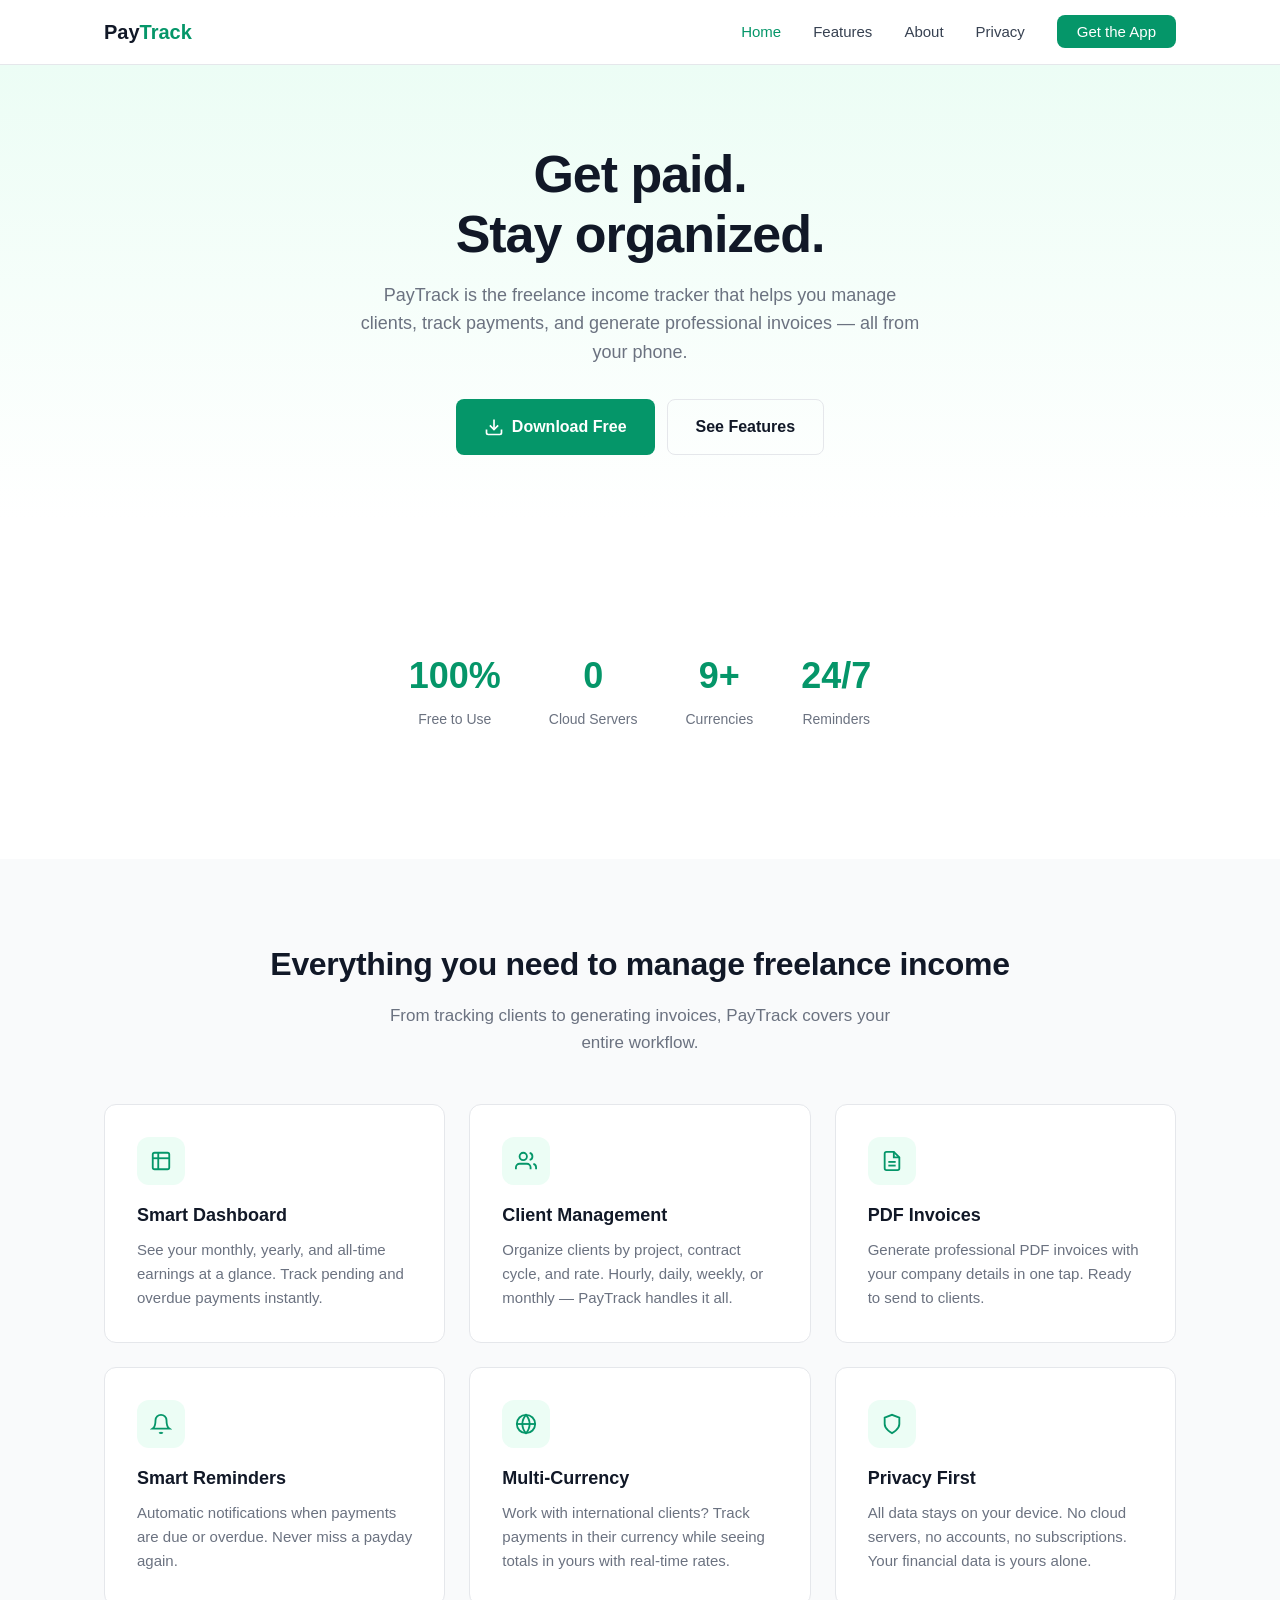
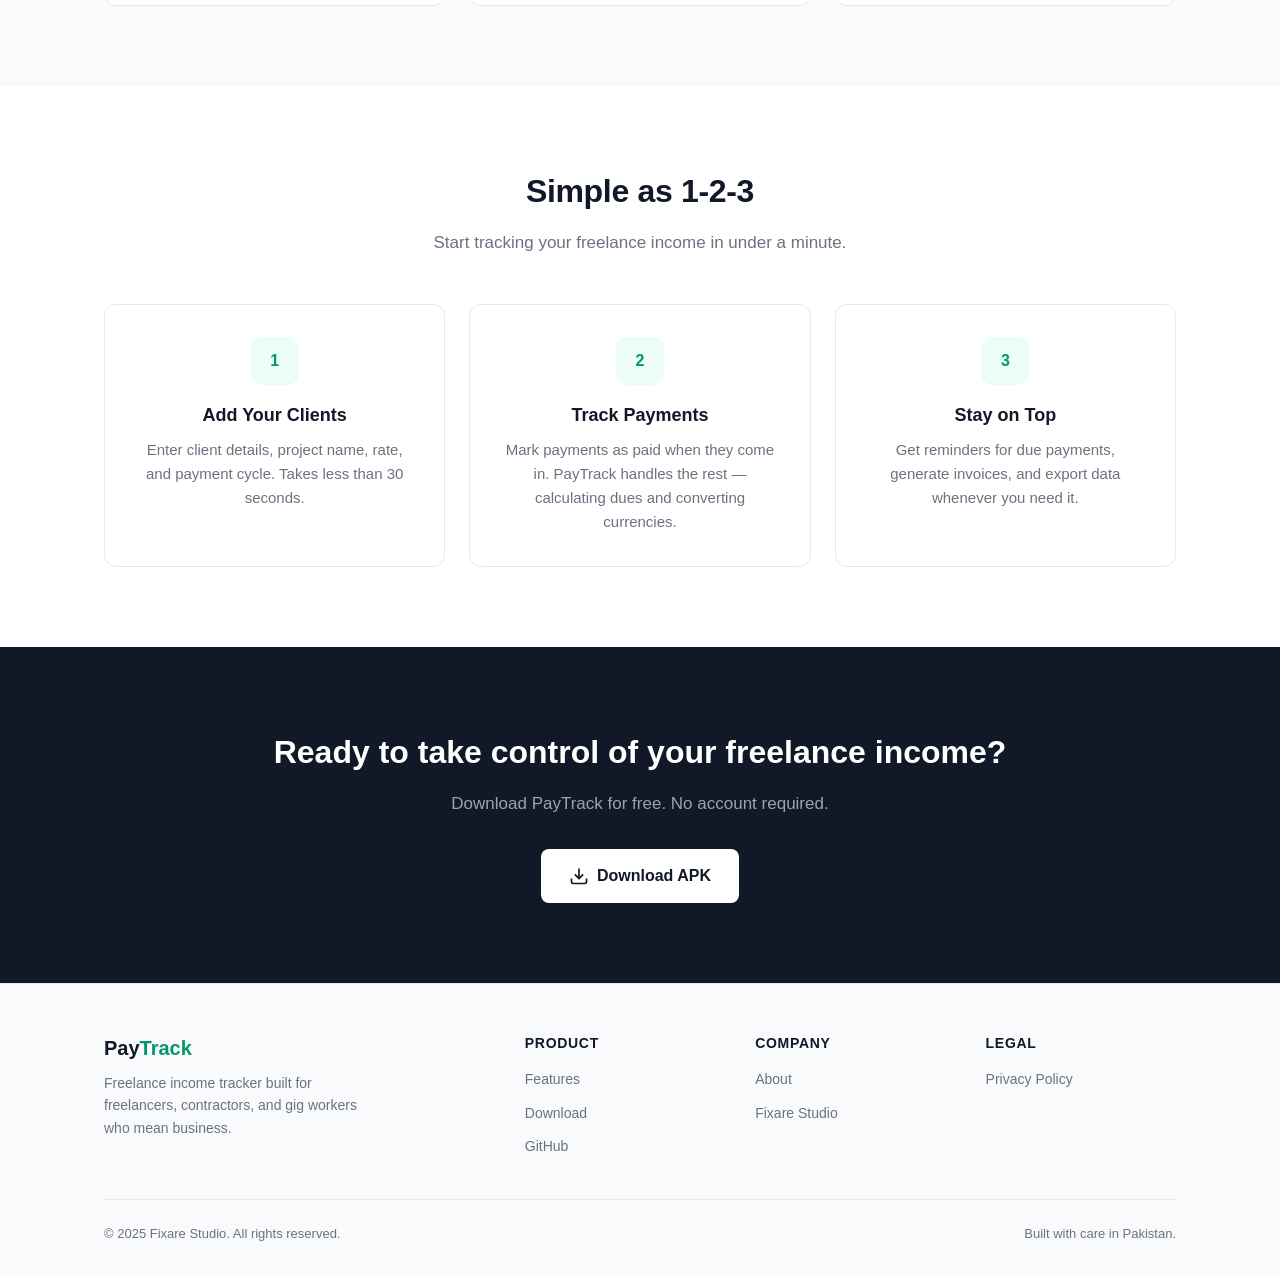
<file: docs/index.html>
<!DOCTYPE html>
<html lang="en">
<head>
  <meta charset="UTF-8">
  <meta name="viewport" content="width=device-width, initial-scale=1.0">
  <title>PayTrack — Freelance Income Tracker | Get Paid, Stay Organized</title>
  <meta name="description" content="PayTrack helps freelancers and contractors track clients, manage invoices, and never miss a payment. Multi-currency support, automated reminders, and privacy-first design.">
  <meta name="keywords" content="freelance tracker, income tracker, invoice app, payment tracker, freelancer app, contract tracker">
  <meta name="author" content="Fixare Studio">
  <meta name="robots" content="index, follow">
  <link rel="canonical" href="https://paytrack.fixare.studio/">

  <!-- Open Graph -->
  <meta property="og:type" content="website">
  <meta property="og:url" content="https://paytrack.fixare.studio/">
  <meta property="og:title" content="PayTrack — Freelance Income Tracker">
  <meta property="og:description" content="Track clients, manage invoices, and never miss a payment. Built for freelancers who mean business.">
  <meta property="og:site_name" content="PayTrack">
  <meta property="og:image" content="https://paytrack.fixare.studio/og-image.png">

  <!-- Twitter -->
  <meta name="twitter:card" content="summary_large_image">
  <meta name="twitter:title" content="PayTrack — Freelance Income Tracker">
  <meta name="twitter:description" content="Track clients, manage invoices, and never miss a payment. Built for freelancers who mean business.">

  <link rel="stylesheet" href="style.css">

  <script type="application/ld+json">
  {
    "@context": "https://schema.org",
    "@type": "SoftwareApplication",
    "name": "PayTrack",
    "operatingSystem": "Android",
    "applicationCategory": "FinanceApplication",
    "offers": { "@type": "Offer", "price": "0", "priceCurrency": "USD" },
    "description": "Freelance income tracker for managing clients, invoices, and payments.",
    "url": "https://paytrack.fixare.studio",
    "author": { "@type": "Organization", "name": "Fixare Studio", "url": "https://fixare.studio" }
  }
  </script>
</head>
<body>

  <!-- Header -->
  <header class="header">
    <div class="container header-inner">
      <a href="/" class="logo">Pay<span>Track</span></a>
      <nav>
        <ul class="nav" id="nav">
          <li><a href="/" class="active">Home</a></li>
          <li><a href="features.html">Features</a></li>
          <li><a href="about.html">About</a></li>
          <li><a href="privacy.html">Privacy</a></li>
          <li><a href="#download" class="nav-cta">Get the App</a></li>
        </ul>
      </nav>
      <button class="menu-toggle" id="menuToggle" aria-label="Toggle menu">
        <span></span><span></span><span></span>
      </button>
    </div>
  </header>

  <!-- Hero -->
  <section class="hero">
    <div class="container">
      <h1>Get paid.<br>Stay organized.</h1>
      <p>PayTrack is the freelance income tracker that helps you manage clients, track payments, and generate professional invoices — all from your phone.</p>
      <div class="hero-actions">
        <a href="#download" class="btn btn-primary">
          <svg width="20" height="20" viewBox="0 0 24 24" fill="none" stroke="currentColor" stroke-width="2"><path d="M21 15v4a2 2 0 0 1-2 2H5a2 2 0 0 1-2-2v-4"/><polyline points="7 10 12 15 17 10"/><line x1="12" y1="15" x2="12" y2="3"/></svg>
          Download Free
        </a>
        <a href="features.html" class="btn btn-outline">See Features</a>
      </div>
    </div>
  </section>

  <!-- Stats -->
  <section class="section">
    <div class="container">
      <div class="stats">
        <div class="stat">
          <div class="stat-value">100%</div>
          <div class="stat-label">Free to Use</div>
        </div>
        <div class="stat">
          <div class="stat-value">0</div>
          <div class="stat-label">Cloud Servers</div>
        </div>
        <div class="stat">
          <div class="stat-value">9+</div>
          <div class="stat-label">Currencies</div>
        </div>
        <div class="stat">
          <div class="stat-value">24/7</div>
          <div class="stat-label">Reminders</div>
        </div>
      </div>
    </div>
  </section>

  <!-- Features -->
  <section class="section section-alt">
    <div class="container">
      <div class="section-header">
        <h2>Everything you need to manage freelance income</h2>
        <p>From tracking clients to generating invoices, PayTrack covers your entire workflow.</p>
      </div>
      <div class="features-grid">
        <div class="feature-card">
          <div class="feature-icon">
            <svg width="22" height="22" viewBox="0 0 24 24" fill="none" stroke="currentColor" stroke-width="2"><rect x="3" y="3" width="18" height="18" rx="2"/><path d="M9 3v18"/><path d="M3 9h18"/></svg>
          </div>
          <h3>Smart Dashboard</h3>
          <p>See your monthly, yearly, and all-time earnings at a glance. Track pending and overdue payments instantly.</p>
        </div>
        <div class="feature-card">
          <div class="feature-icon">
            <svg width="22" height="22" viewBox="0 0 24 24" fill="none" stroke="currentColor" stroke-width="2"><path d="M17 21v-2a4 4 0 0 0-4-4H5a4 4 0 0 0-4 4v2"/><circle cx="9" cy="7" r="4"/><path d="M23 21v-2a4 4 0 0 0-3-3.87"/><path d="M16 3.13a4 4 0 0 1 0 7.75"/></svg>
          </div>
          <h3>Client Management</h3>
          <p>Organize clients by project, contract cycle, and rate. Hourly, daily, weekly, or monthly — PayTrack handles it all.</p>
        </div>
        <div class="feature-card">
          <div class="feature-icon">
            <svg width="22" height="22" viewBox="0 0 24 24" fill="none" stroke="currentColor" stroke-width="2"><path d="M14 2H6a2 2 0 0 0-2 2v16a2 2 0 0 0 2 2h12a2 2 0 0 0 2-2V8z"/><polyline points="14 2 14 8 20 8"/><line x1="16" y1="13" x2="8" y2="13"/><line x1="16" y1="17" x2="8" y2="17"/></svg>
          </div>
          <h3>PDF Invoices</h3>
          <p>Generate professional PDF invoices with your company details in one tap. Ready to send to clients.</p>
        </div>
        <div class="feature-card">
          <div class="feature-icon">
            <svg width="22" height="22" viewBox="0 0 24 24" fill="none" stroke="currentColor" stroke-width="2"><path d="M18 8A6 6 0 0 0 6 8c0 7-3 9-3 9h18s-3-2-3-9"/><path d="M13.73 21a2 2 0 0 1-3.46 0"/></svg>
          </div>
          <h3>Smart Reminders</h3>
          <p>Automatic notifications when payments are due or overdue. Never miss a payday again.</p>
        </div>
        <div class="feature-card">
          <div class="feature-icon">
            <svg width="22" height="22" viewBox="0 0 24 24" fill="none" stroke="currentColor" stroke-width="2"><circle cx="12" cy="12" r="10"/><line x1="2" y1="12" x2="22" y2="12"/><path d="M12 2a15.3 15.3 0 0 1 4 10 15.3 15.3 0 0 1-4 10 15.3 15.3 0 0 1-4-10 15.3 15.3 0 0 1 4-10z"/></svg>
          </div>
          <h3>Multi-Currency</h3>
          <p>Work with international clients? Track payments in their currency while seeing totals in yours with real-time rates.</p>
        </div>
        <div class="feature-card">
          <div class="feature-icon">
            <svg width="22" height="22" viewBox="0 0 24 24" fill="none" stroke="currentColor" stroke-width="2"><path d="M12 22s8-4 8-10V5l-8-3-8 3v7c0 6 8 10 8 10z"/></svg>
          </div>
          <h3>Privacy First</h3>
          <p>All data stays on your device. No cloud servers, no accounts, no subscriptions. Your financial data is yours alone.</p>
        </div>
      </div>
    </div>
  </section>

  <!-- How it Works -->
  <section class="section">
    <div class="container">
      <div class="section-header">
        <h2>Simple as 1-2-3</h2>
        <p>Start tracking your freelance income in under a minute.</p>
      </div>
      <div class="features-grid">
        <div class="feature-card" style="text-align:center;">
          <div class="feature-icon" style="margin:0 auto 16px; font-size:16px; font-weight:700;">1</div>
          <h3>Add Your Clients</h3>
          <p>Enter client details, project name, rate, and payment cycle. Takes less than 30 seconds.</p>
        </div>
        <div class="feature-card" style="text-align:center;">
          <div class="feature-icon" style="margin:0 auto 16px; font-size:16px; font-weight:700;">2</div>
          <h3>Track Payments</h3>
          <p>Mark payments as paid when they come in. PayTrack handles the rest — calculating dues and converting currencies.</p>
        </div>
        <div class="feature-card" style="text-align:center;">
          <div class="feature-icon" style="margin:0 auto 16px; font-size:16px; font-weight:700;">3</div>
          <h3>Stay on Top</h3>
          <p>Get reminders for due payments, generate invoices, and export data whenever you need it.</p>
        </div>
      </div>
    </div>
  </section>

  <!-- CTA -->
  <section class="cta-section" id="download">
    <div class="container">
      <h2>Ready to take control of your freelance income?</h2>
      <p>Download PayTrack for free. No account required.</p>
      <a href="https://github.com/Sadaqaty/PayTrack/releases" class="btn btn-white" target="_blank" rel="noopener">
        <svg width="20" height="20" viewBox="0 0 24 24" fill="none" stroke="currentColor" stroke-width="2"><path d="M21 15v4a2 2 0 0 1-2 2H5a2 2 0 0 1-2-2v-4"/><polyline points="7 10 12 15 17 10"/><line x1="12" y1="15" x2="12" y2="3"/></svg>
        Download APK
      </a>
    </div>
  </section>

  <!-- Footer -->
  <footer class="footer">
    <div class="container">
      <div class="footer-grid">
        <div class="footer-brand">
          <div class="logo">Pay<span>Track</span></div>
          <p>Freelance income tracker built for freelancers, contractors, and gig workers who mean business.</p>
        </div>
        <div>
          <h4>Product</h4>
          <ul>
            <li><a href="features.html">Features</a></li>
            <li><a href="#download">Download</a></li>
            <li><a href="https://github.com/Sadaqaty/PayTrack" target="_blank" rel="noopener">GitHub</a></li>
          </ul>
        </div>
        <div>
          <h4>Company</h4>
          <ul>
            <li><a href="about.html">About</a></li>
            <li><a href="https://fixare.studio" target="_blank" rel="noopener">Fixare Studio</a></li>
          </ul>
        </div>
        <div>
          <h4>Legal</h4>
          <ul>
            <li><a href="privacy.html">Privacy Policy</a></li>
          </ul>
        </div>
      </div>
      <div class="footer-bottom">
        <p>&copy; 2025 Fixare Studio. All rights reserved.</p>
        <p>Built with care in Pakistan.</p>
      </div>
    </div>
  </footer>

  <script>
    document.getElementById('menuToggle').addEventListener('click', function() {
      document.getElementById('nav').classList.toggle('open');
    });
  </script>
</body>
</html>
</file>
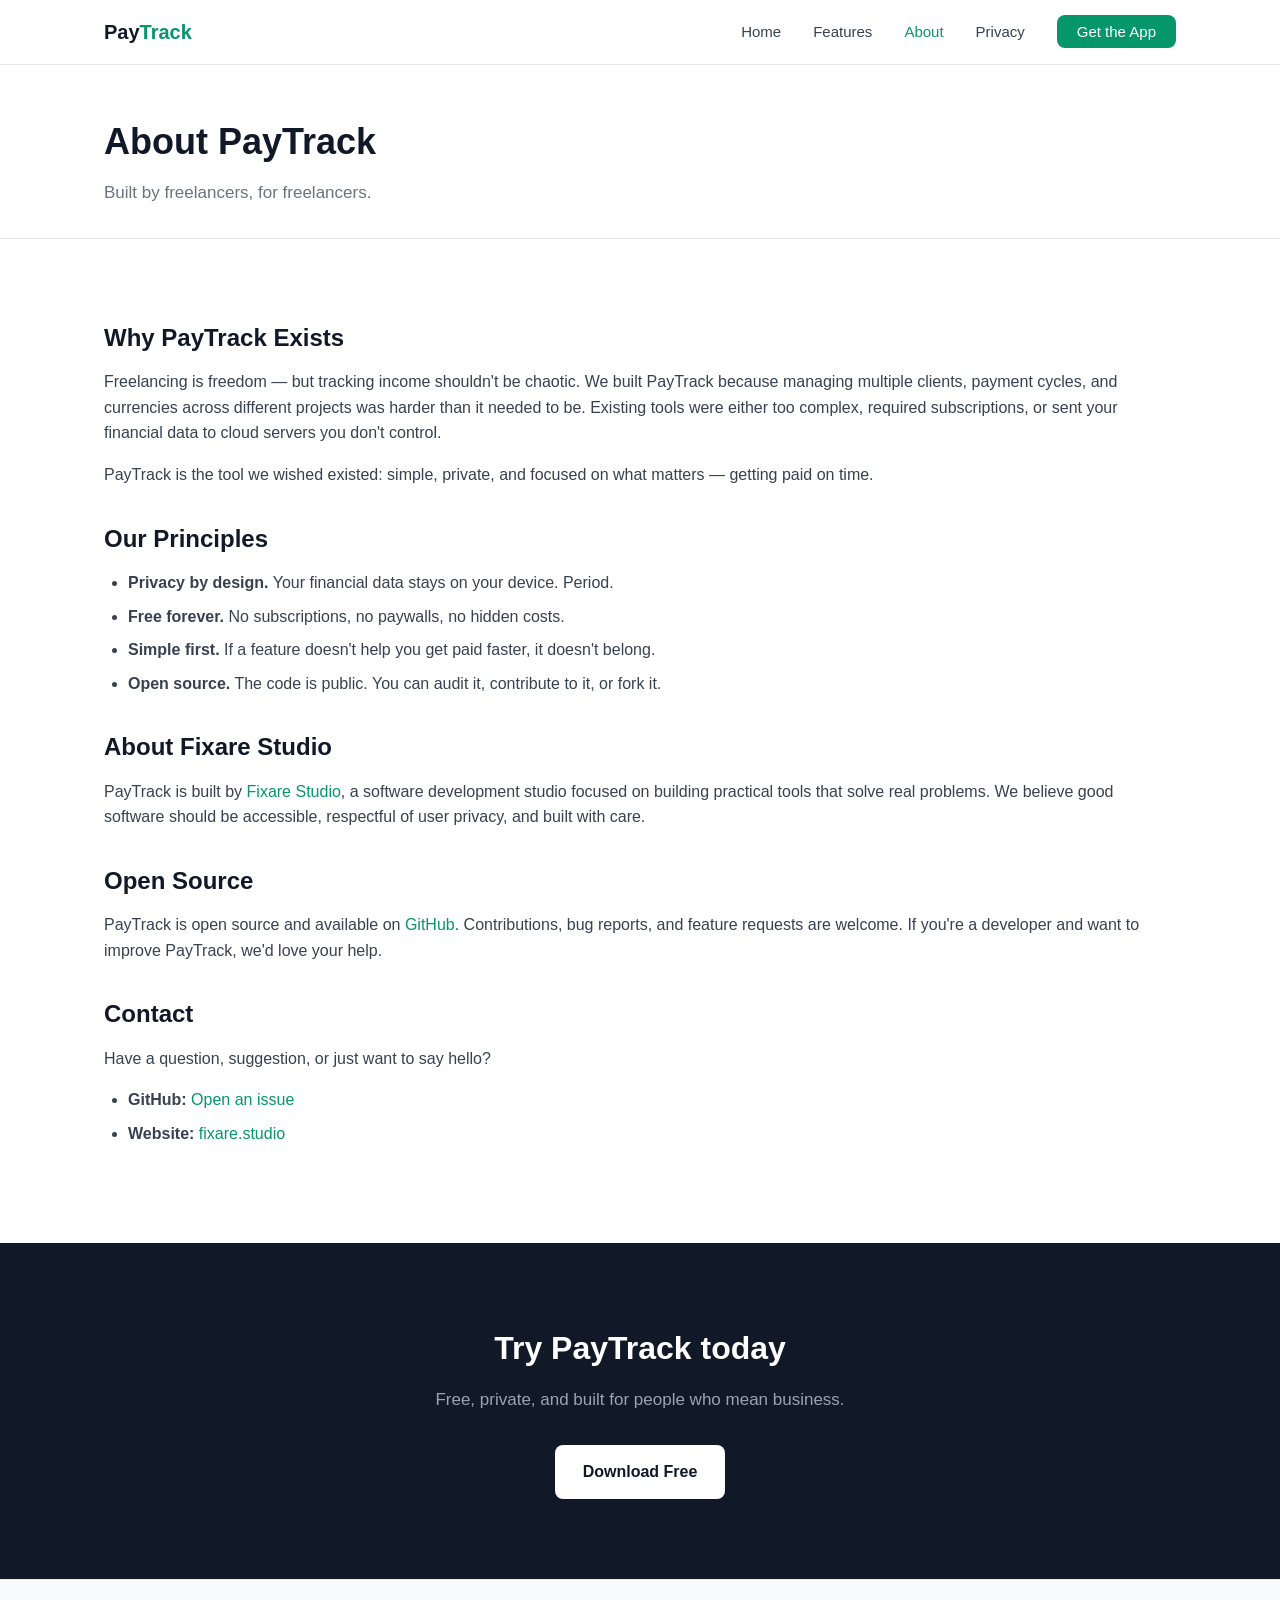
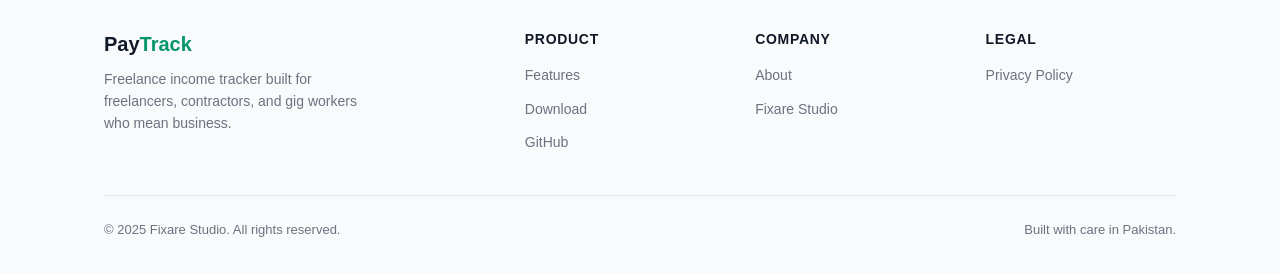
<file: docs/about.html>
<!DOCTYPE html>
<html lang="en">
<head>
  <meta charset="UTF-8">
  <meta name="viewport" content="width=device-width, initial-scale=1.0">
  <title>About — PayTrack | Fixare Studio</title>
  <meta name="description" content="About PayTrack and Fixare Studio. Built by freelancers, for freelancers. Learn about the team behind the app.">
  <meta name="robots" content="index, follow">
  <link rel="canonical" href="https://paytrack.fixare.studio/about.html">
  <meta property="og:type" content="website">
  <meta property="og:url" content="https://paytrack.fixare.studio/about.html">
  <meta property="og:title" content="About — PayTrack | Fixare Studio">
  <meta property="og:description" content="Built by freelancers, for freelancers. Learn about the team behind PayTrack.">
  <link rel="stylesheet" href="style.css">
</head>
<body>

  <header class="header">
    <div class="container header-inner">
      <a href="/" class="logo">Pay<span>Track</span></a>
      <nav>
        <ul class="nav" id="nav">
          <li><a href="/">Home</a></li>
          <li><a href="features.html">Features</a></li>
          <li><a href="about.html" class="active">About</a></li>
          <li><a href="privacy.html">Privacy</a></li>
          <li><a href="/" class="nav-cta">Get the App</a></li>
        </ul>
      </nav>
      <button class="menu-toggle" id="menuToggle" aria-label="Toggle menu">
        <span></span><span></span><span></span>
      </button>
    </div>
  </header>

  <section class="page-header">
    <div class="container">
      <h1>About PayTrack</h1>
      <p>Built by freelancers, for freelancers.</p>
    </div>
  </section>

  <section class="content">
    <div class="container">

      <h2>Why PayTrack Exists</h2>
      <p>Freelancing is freedom — but tracking income shouldn't be chaotic. We built PayTrack because managing multiple clients, payment cycles, and currencies across different projects was harder than it needed to be. Existing tools were either too complex, required subscriptions, or sent your financial data to cloud servers you don't control.</p>
      <p>PayTrack is the tool we wished existed: simple, private, and focused on what matters — getting paid on time.</p>

      <h2>Our Principles</h2>
      <ul>
        <li><strong>Privacy by design.</strong> Your financial data stays on your device. Period.</li>
        <li><strong>Free forever.</strong> No subscriptions, no paywalls, no hidden costs.</li>
        <li><strong>Simple first.</strong> If a feature doesn't help you get paid faster, it doesn't belong.</li>
        <li><strong>Open source.</strong> The code is public. You can audit it, contribute to it, or fork it.</li>
      </ul>

      <h2>About Fixare Studio</h2>
      <p>PayTrack is built by <a href="https://fixare.studio" target="_blank" rel="noopener">Fixare Studio</a>, a software development studio focused on building practical tools that solve real problems. We believe good software should be accessible, respectful of user privacy, and built with care.</p>

      <h2>Open Source</h2>
      <p>PayTrack is open source and available on <a href="https://github.com/Sadaqaty/PayTrack" target="_blank" rel="noopener">GitHub</a>. Contributions, bug reports, and feature requests are welcome. If you're a developer and want to improve PayTrack, we'd love your help.</p>

      <h2>Contact</h2>
      <p>Have a question, suggestion, or just want to say hello?</p>
      <ul>
        <li><strong>GitHub:</strong> <a href="https://github.com/Sadaqaty/PayTrack/issues" target="_blank" rel="noopener">Open an issue</a></li>
        <li><strong>Website:</strong> <a href="https://fixare.studio" target="_blank" rel="noopener">fixare.studio</a></li>
      </ul>

    </div>
  </section>

  <section class="cta-section">
    <div class="container">
      <h2>Try PayTrack today</h2>
      <p>Free, private, and built for people who mean business.</p>
      <a href="/" class="btn btn-white">Download Free</a>
    </div>
  </section>

  <footer class="footer">
    <div class="container">
      <div class="footer-grid">
        <div class="footer-brand">
          <div class="logo">Pay<span>Track</span></div>
          <p>Freelance income tracker built for freelancers, contractors, and gig workers who mean business.</p>
        </div>
        <div>
          <h4>Product</h4>
          <ul>
            <li><a href="features.html">Features</a></li>
            <li><a href="/">Download</a></li>
            <li><a href="https://github.com/Sadaqaty/PayTrack" target="_blank" rel="noopener">GitHub</a></li>
          </ul>
        </div>
        <div>
          <h4>Company</h4>
          <ul>
            <li><a href="about.html">About</a></li>
            <li><a href="https://fixare.studio" target="_blank" rel="noopener">Fixare Studio</a></li>
          </ul>
        </div>
        <div>
          <h4>Legal</h4>
          <ul>
            <li><a href="privacy.html">Privacy Policy</a></li>
          </ul>
        </div>
      </div>
      <div class="footer-bottom">
        <p>&copy; 2025 Fixare Studio. All rights reserved.</p>
        <p>Built with care in Pakistan.</p>
      </div>
    </div>
  </footer>

  <script>
    document.getElementById('menuToggle').addEventListener('click', function() {
      document.getElementById('nav').classList.toggle('open');
    });
  </script>
</body>
</html>
</file>
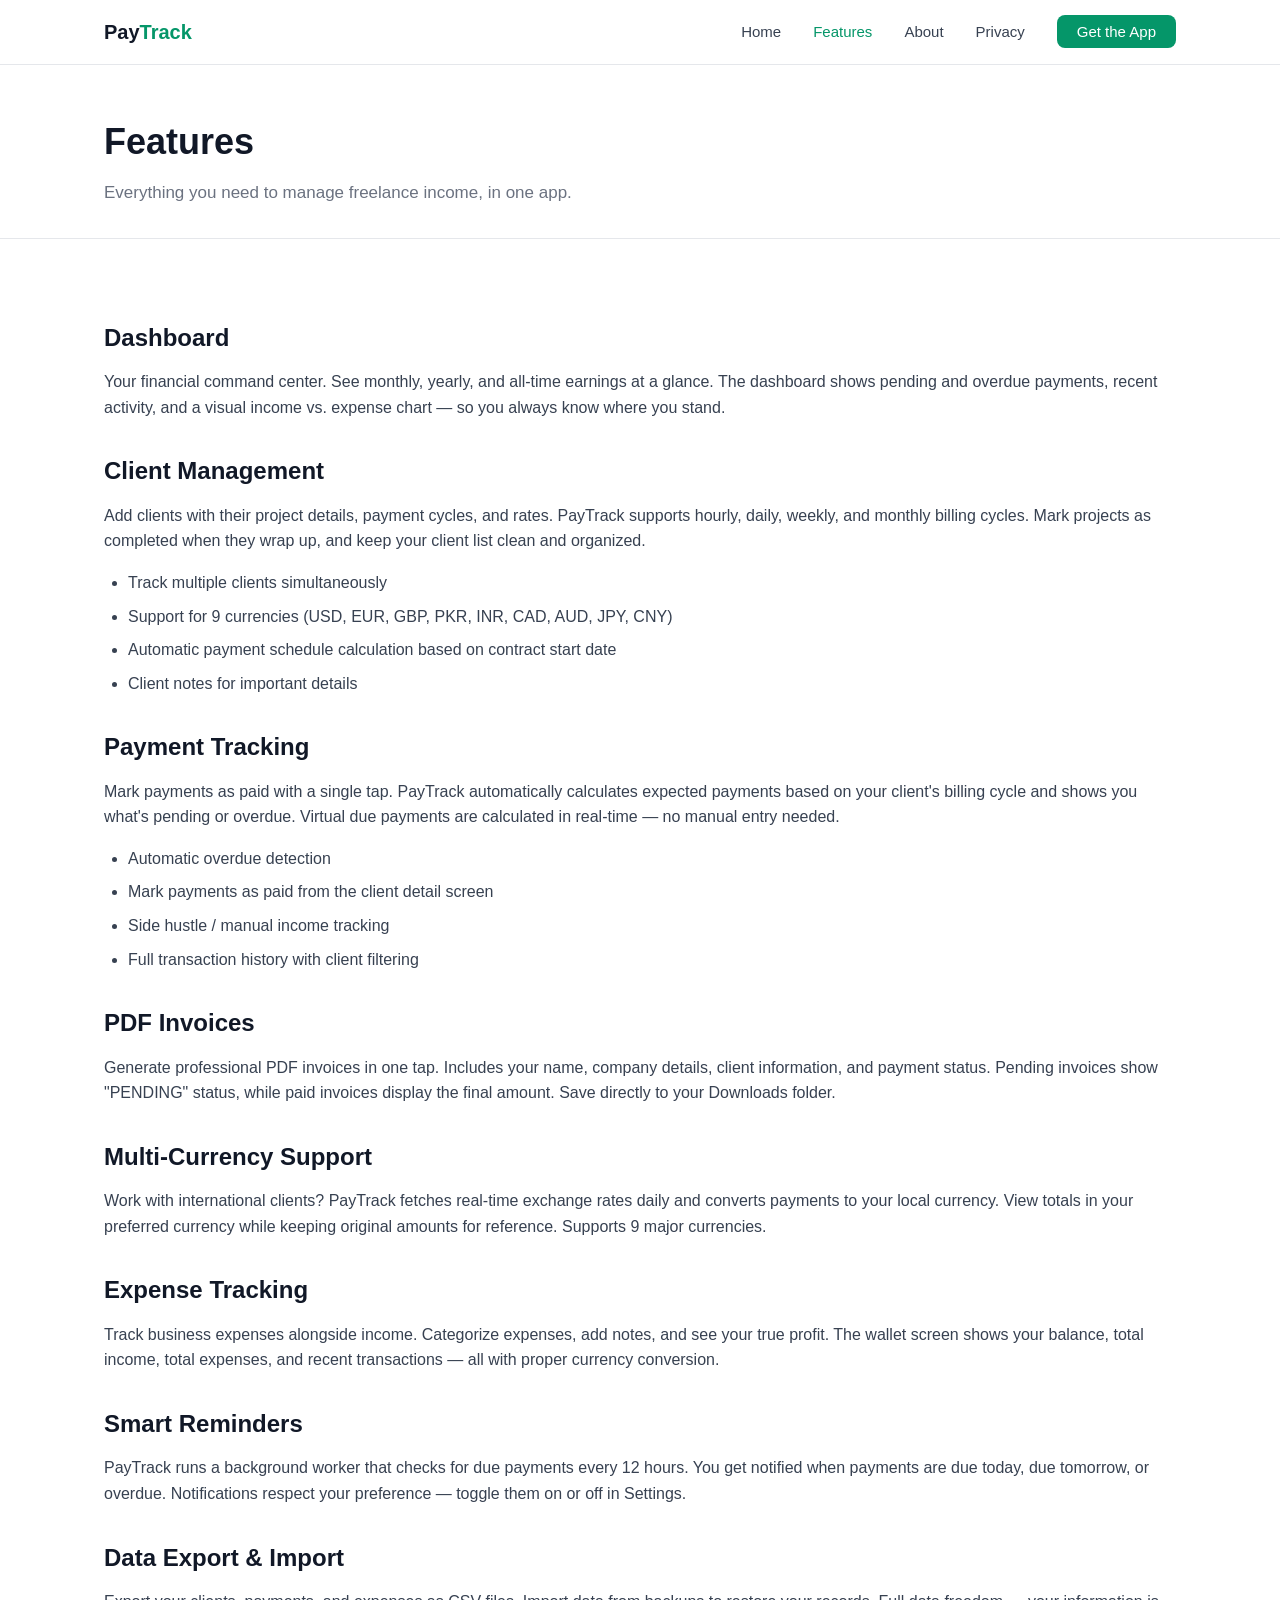
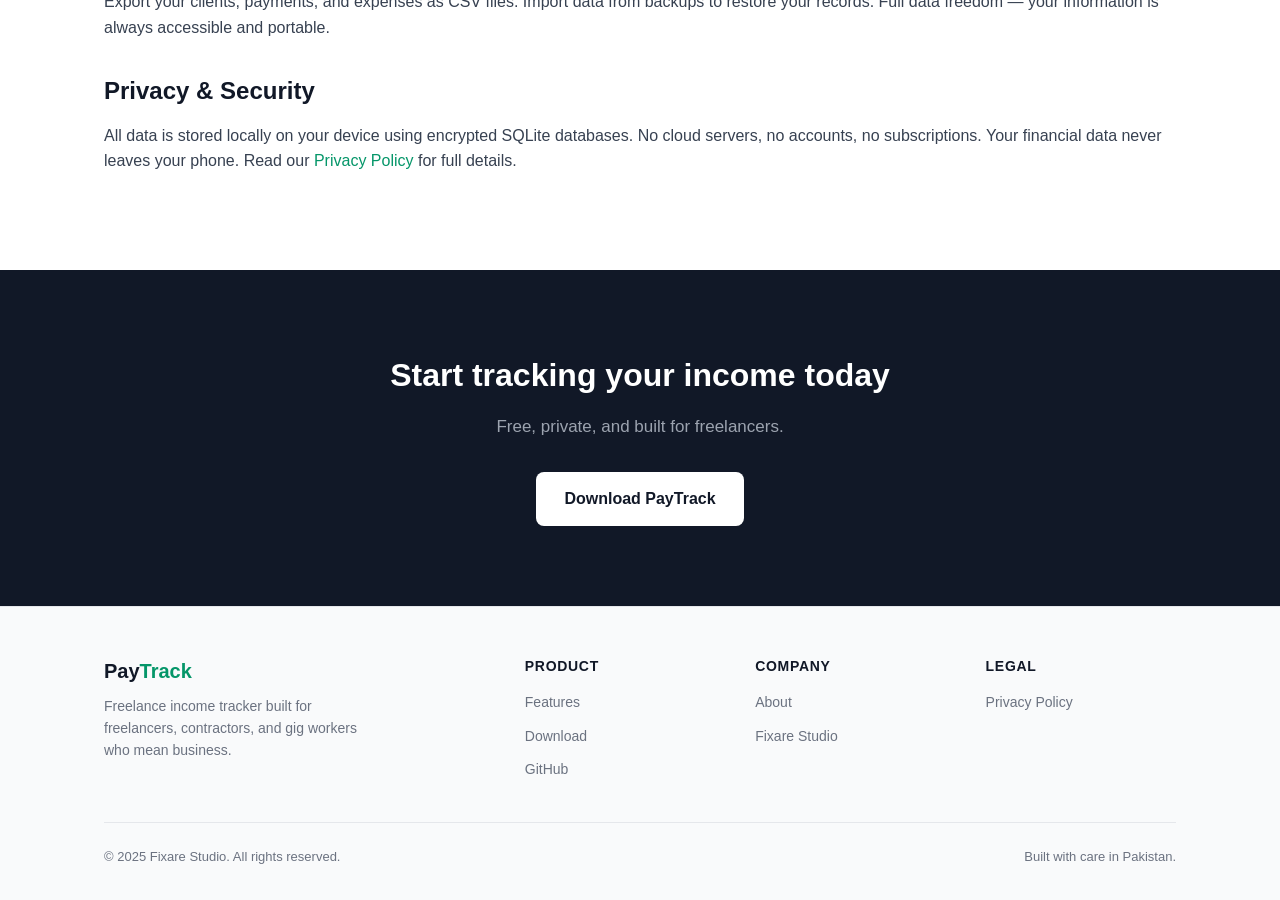
<file: docs/features.html>
<!DOCTYPE html>
<html lang="en">
<head>
  <meta charset="UTF-8">
  <meta name="viewport" content="width=device-width, initial-scale=1.0">
  <title>Features — PayTrack | Freelance Income Tracker</title>
  <meta name="description" content="Explore PayTrack features: smart dashboard, client management, PDF invoices, multi-currency support, automated reminders, expense tracking, and data export.">
  <meta name="robots" content="index, follow">
  <link rel="canonical" href="https://paytrack.fixare.studio/features.html">
  <meta property="og:type" content="website">
  <meta property="og:url" content="https://paytrack.fixare.studio/features.html">
  <meta property="og:title" content="Features — PayTrack">
  <meta property="og:description" content="Smart dashboard, client management, PDF invoices, multi-currency, and more.">
  <link rel="stylesheet" href="style.css">
</head>
<body>

  <header class="header">
    <div class="container header-inner">
      <a href="/" class="logo">Pay<span>Track</span></a>
      <nav>
        <ul class="nav" id="nav">
          <li><a href="/">Home</a></li>
          <li><a href="features.html" class="active">Features</a></li>
          <li><a href="about.html">About</a></li>
          <li><a href="privacy.html">Privacy</a></li>
          <li><a href="/" class="nav-cta">Get the App</a></li>
        </ul>
      </nav>
      <button class="menu-toggle" id="menuToggle" aria-label="Toggle menu">
        <span></span><span></span><span></span>
      </button>
    </div>
  </header>

  <section class="page-header">
    <div class="container">
      <h1>Features</h1>
      <p>Everything you need to manage freelance income, in one app.</p>
    </div>
  </section>

  <section class="content">
    <div class="container">

      <h2>Dashboard</h2>
      <p>Your financial command center. See monthly, yearly, and all-time earnings at a glance. The dashboard shows pending and overdue payments, recent activity, and a visual income vs. expense chart — so you always know where you stand.</p>

      <h2>Client Management</h2>
      <p>Add clients with their project details, payment cycles, and rates. PayTrack supports hourly, daily, weekly, and monthly billing cycles. Mark projects as completed when they wrap up, and keep your client list clean and organized.</p>
      <ul>
        <li>Track multiple clients simultaneously</li>
        <li>Support for 9 currencies (USD, EUR, GBP, PKR, INR, CAD, AUD, JPY, CNY)</li>
        <li>Automatic payment schedule calculation based on contract start date</li>
        <li>Client notes for important details</li>
      </ul>

      <h2>Payment Tracking</h2>
      <p>Mark payments as paid with a single tap. PayTrack automatically calculates expected payments based on your client's billing cycle and shows you what's pending or overdue. Virtual due payments are calculated in real-time — no manual entry needed.</p>
      <ul>
        <li>Automatic overdue detection</li>
        <li>Mark payments as paid from the client detail screen</li>
        <li>Side hustle / manual income tracking</li>
        <li>Full transaction history with client filtering</li>
      </ul>

      <h2>PDF Invoices</h2>
      <p>Generate professional PDF invoices in one tap. Includes your name, company details, client information, and payment status. Pending invoices show "PENDING" status, while paid invoices display the final amount. Save directly to your Downloads folder.</p>

      <h2>Multi-Currency Support</h2>
      <p>Work with international clients? PayTrack fetches real-time exchange rates daily and converts payments to your local currency. View totals in your preferred currency while keeping original amounts for reference. Supports 9 major currencies.</p>

      <h2>Expense Tracking</h2>
      <p>Track business expenses alongside income. Categorize expenses, add notes, and see your true profit. The wallet screen shows your balance, total income, total expenses, and recent transactions — all with proper currency conversion.</p>

      <h2>Smart Reminders</h2>
      <p>PayTrack runs a background worker that checks for due payments every 12 hours. You get notified when payments are due today, due tomorrow, or overdue. Notifications respect your preference — toggle them on or off in Settings.</p>

      <h2>Data Export &amp; Import</h2>
      <p>Export your clients, payments, and expenses as CSV files. Import data from backups to restore your records. Full data freedom — your information is always accessible and portable.</p>

      <h2>Privacy &amp; Security</h2>
      <p>All data is stored locally on your device using encrypted SQLite databases. No cloud servers, no accounts, no subscriptions. Your financial data never leaves your phone. Read our <a href="privacy.html">Privacy Policy</a> for full details.</p>

    </div>
  </section>

  <section class="cta-section">
    <div class="container">
      <h2>Start tracking your income today</h2>
      <p>Free, private, and built for freelancers.</p>
      <a href="/" class="btn btn-white">Download PayTrack</a>
    </div>
  </section>

  <footer class="footer">
    <div class="container">
      <div class="footer-grid">
        <div class="footer-brand">
          <div class="logo">Pay<span>Track</span></div>
          <p>Freelance income tracker built for freelancers, contractors, and gig workers who mean business.</p>
        </div>
        <div>
          <h4>Product</h4>
          <ul>
            <li><a href="features.html">Features</a></li>
            <li><a href="/">Download</a></li>
            <li><a href="https://github.com/Sadaqaty/PayTrack" target="_blank" rel="noopener">GitHub</a></li>
          </ul>
        </div>
        <div>
          <h4>Company</h4>
          <ul>
            <li><a href="about.html">About</a></li>
            <li><a href="https://fixare.studio" target="_blank" rel="noopener">Fixare Studio</a></li>
          </ul>
        </div>
        <div>
          <h4>Legal</h4>
          <ul>
            <li><a href="privacy.html">Privacy Policy</a></li>
          </ul>
        </div>
      </div>
      <div class="footer-bottom">
        <p>&copy; 2025 Fixare Studio. All rights reserved.</p>
        <p>Built with care in Pakistan.</p>
      </div>
    </div>
  </footer>

  <script>
    document.getElementById('menuToggle').addEventListener('click', function() {
      document.getElementById('nav').classList.toggle('open');
    });
  </script>
</body>
</html>
</file>
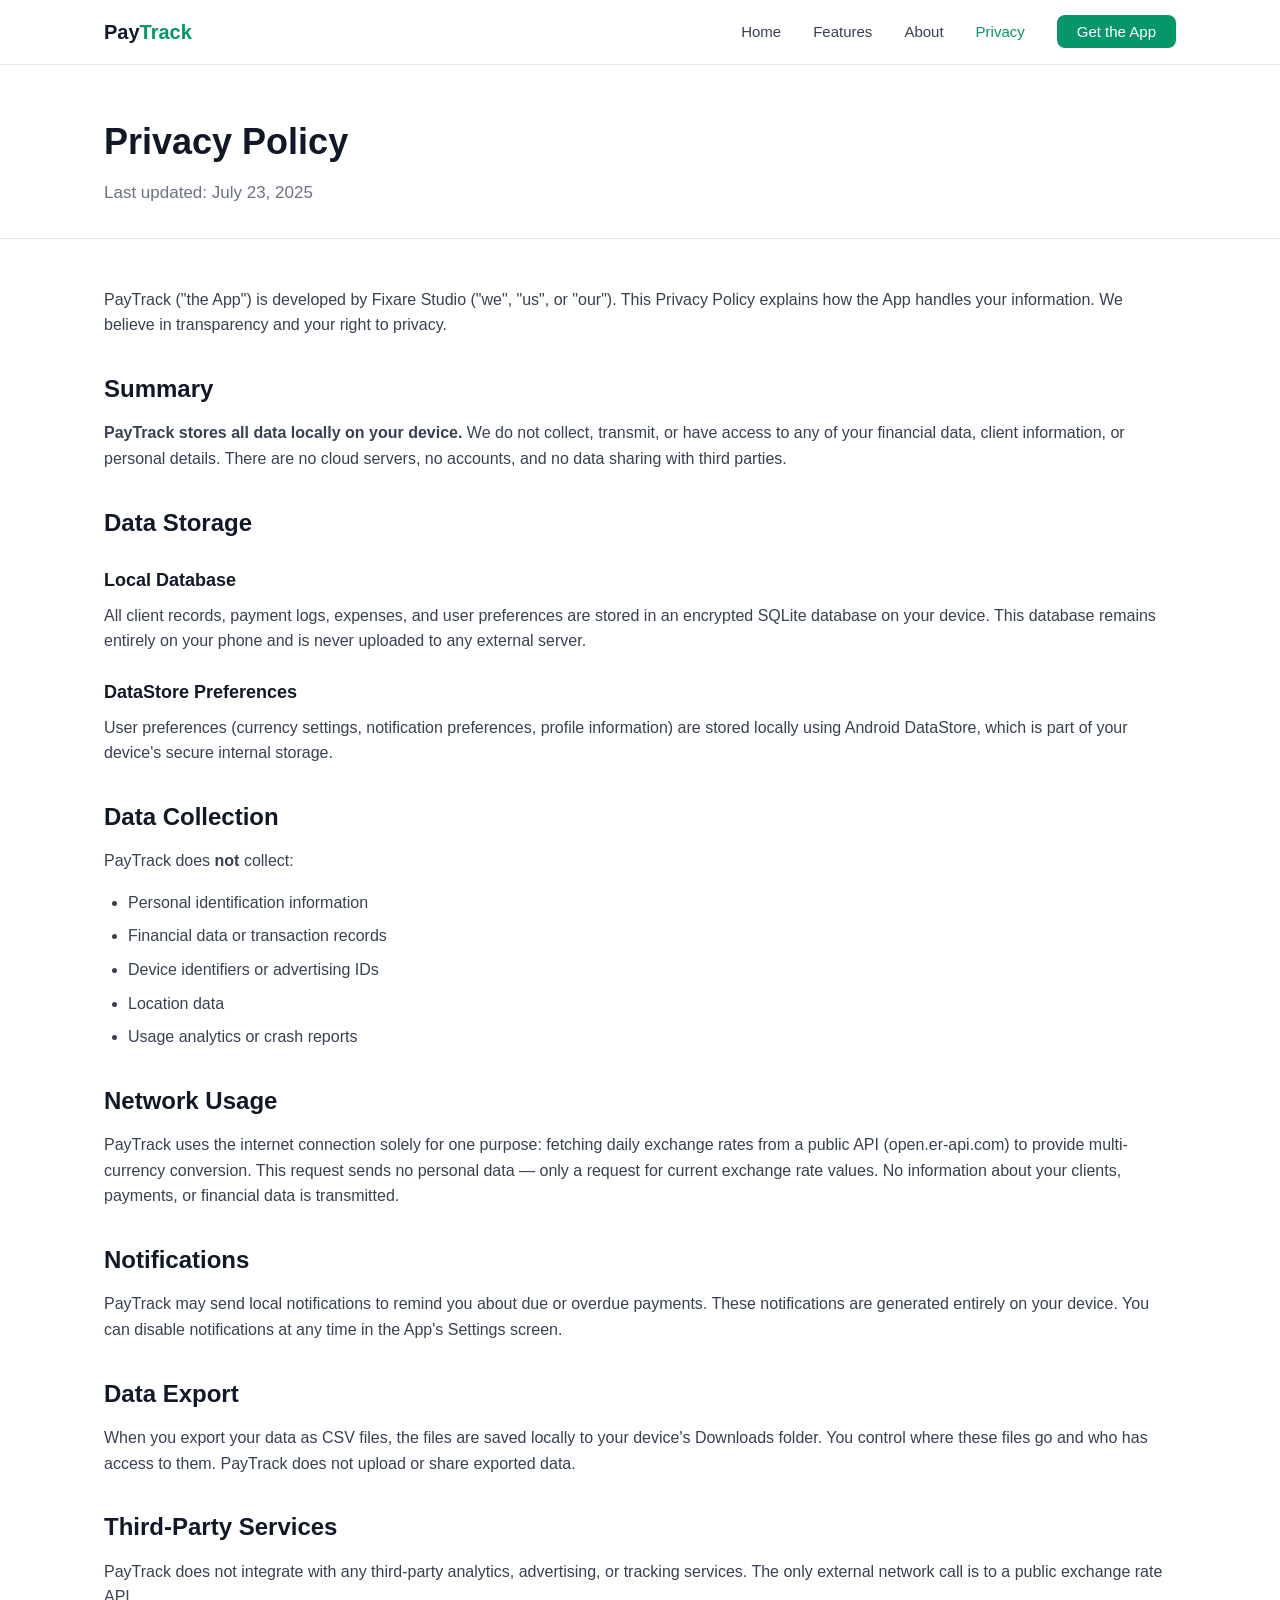
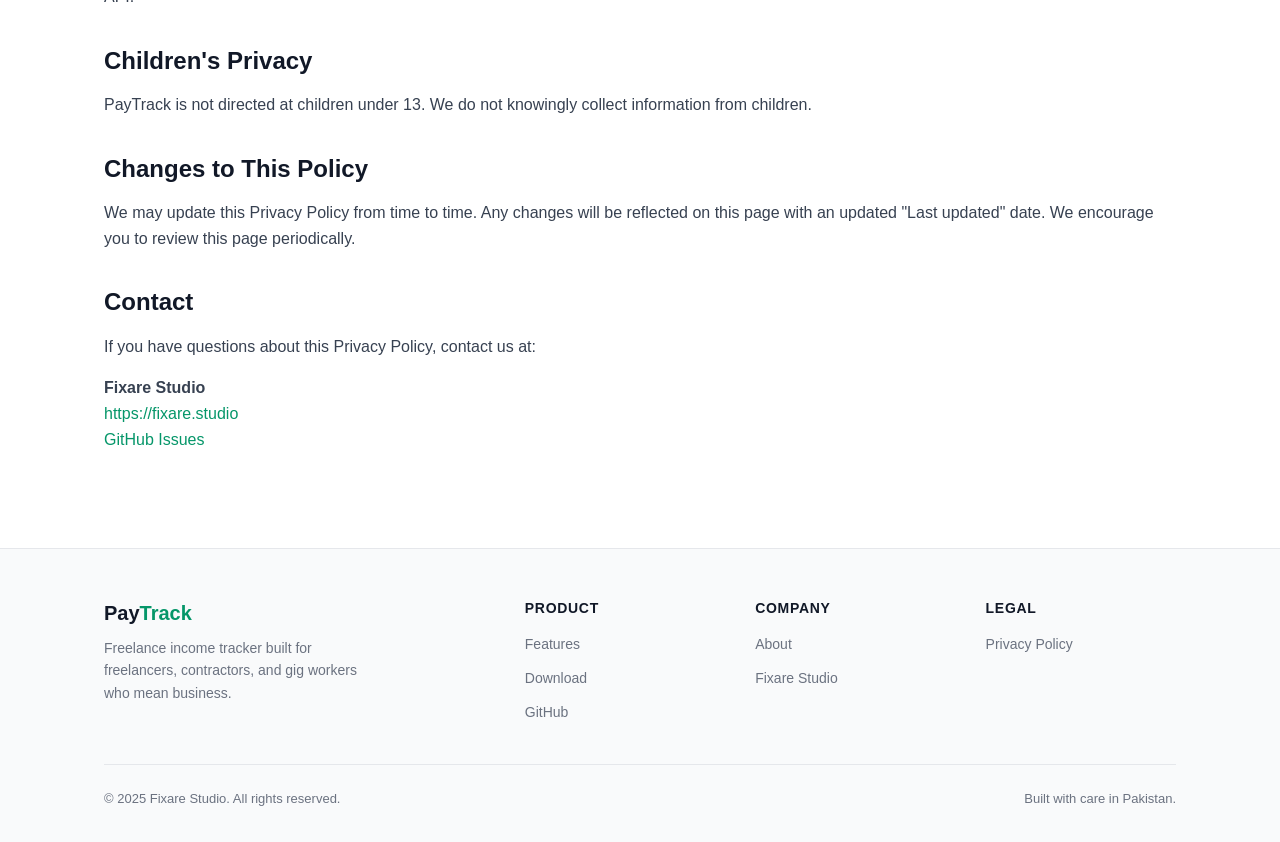
<file: docs/privacy.html>
<!DOCTYPE html>
<html lang="en">
<head>
  <meta charset="UTF-8">
  <meta name="viewport" content="width=device-width, initial-scale=1.0">
  <title>Privacy Policy — PayTrack</title>
  <meta name="description" content="PayTrack privacy policy. Learn how PayTrack handles your data — all stored locally on your device with no cloud servers.">
  <meta name="robots" content="index, follow">
  <link rel="canonical" href="https://paytrack.fixare.studio/privacy.html">
  <meta property="og:type" content="website">
  <meta property="og:url" content="https://paytrack.fixare.studio/privacy.html">
  <meta property="og:title" content="Privacy Policy — PayTrack">
  <meta property="og:description" content="All data stored locally. No cloud servers. Your financial data never leaves your device.">
  <link rel="stylesheet" href="style.css">
</head>
<body>

  <header class="header">
    <div class="container header-inner">
      <a href="/" class="logo">Pay<span>Track</span></a>
      <nav>
        <ul class="nav" id="nav">
          <li><a href="/">Home</a></li>
          <li><a href="features.html">Features</a></li>
          <li><a href="about.html">About</a></li>
          <li><a href="privacy.html" class="active">Privacy</a></li>
          <li><a href="/" class="nav-cta">Get the App</a></li>
        </ul>
      </nav>
      <button class="menu-toggle" id="menuToggle" aria-label="Toggle menu">
        <span></span><span></span><span></span>
      </button>
    </div>
  </header>

  <section class="page-header">
    <div class="container">
      <h1>Privacy Policy</h1>
      <p>Last updated: July 23, 2025</p>
    </div>
  </section>

  <section class="content">
    <div class="container">

      <p>PayTrack ("the App") is developed by Fixare Studio ("we", "us", or "our"). This Privacy Policy explains how the App handles your information. We believe in transparency and your right to privacy.</p>

      <h2>Summary</h2>
      <p><strong>PayTrack stores all data locally on your device.</strong> We do not collect, transmit, or have access to any of your financial data, client information, or personal details. There are no cloud servers, no accounts, and no data sharing with third parties.</p>

      <h2>Data Storage</h2>
      <h3>Local Database</h3>
      <p>All client records, payment logs, expenses, and user preferences are stored in an encrypted SQLite database on your device. This database remains entirely on your phone and is never uploaded to any external server.</p>

      <h3>DataStore Preferences</h3>
      <p>User preferences (currency settings, notification preferences, profile information) are stored locally using Android DataStore, which is part of your device's secure internal storage.</p>

      <h2>Data Collection</h2>
      <p>PayTrack does <strong>not</strong> collect:</p>
      <ul>
        <li>Personal identification information</li>
        <li>Financial data or transaction records</li>
        <li>Device identifiers or advertising IDs</li>
        <li>Location data</li>
        <li>Usage analytics or crash reports</li>
      </ul>

      <h2>Network Usage</h2>
      <p>PayTrack uses the internet connection solely for one purpose: fetching daily exchange rates from a public API (open.er-api.com) to provide multi-currency conversion. This request sends no personal data — only a request for current exchange rate values. No information about your clients, payments, or financial data is transmitted.</p>

      <h2>Notifications</h2>
      <p>PayTrack may send local notifications to remind you about due or overdue payments. These notifications are generated entirely on your device. You can disable notifications at any time in the App's Settings screen.</p>

      <h2>Data Export</h2>
      <p>When you export your data as CSV files, the files are saved locally to your device's Downloads folder. You control where these files go and who has access to them. PayTrack does not upload or share exported data.</p>

      <h2>Third-Party Services</h2>
      <p>PayTrack does not integrate with any third-party analytics, advertising, or tracking services. The only external network call is to a public exchange rate API.</p>

      <h2>Children's Privacy</h2>
      <p>PayTrack is not directed at children under 13. We do not knowingly collect information from children.</p>

      <h2>Changes to This Policy</h2>
      <p>We may update this Privacy Policy from time to time. Any changes will be reflected on this page with an updated "Last updated" date. We encourage you to review this page periodically.</p>

      <h2>Contact</h2>
      <p>If you have questions about this Privacy Policy, contact us at:</p>
      <p><strong>Fixare Studio</strong><br>
      <a href="https://fixare.studio" target="_blank" rel="noopener">https://fixare.studio</a><br>
      <a href="https://github.com/Sadaqaty/PayTrack/issues" target="_blank" rel="noopener">GitHub Issues</a></p>

    </div>
  </section>

  <footer class="footer">
    <div class="container">
      <div class="footer-grid">
        <div class="footer-brand">
          <div class="logo">Pay<span>Track</span></div>
          <p>Freelance income tracker built for freelancers, contractors, and gig workers who mean business.</p>
        </div>
        <div>
          <h4>Product</h4>
          <ul>
            <li><a href="features.html">Features</a></li>
            <li><a href="/">Download</a></li>
            <li><a href="https://github.com/Sadaqaty/PayTrack" target="_blank" rel="noopener">GitHub</a></li>
          </ul>
        </div>
        <div>
          <h4>Company</h4>
          <ul>
            <li><a href="about.html">About</a></li>
            <li><a href="https://fixare.studio" target="_blank" rel="noopener">Fixare Studio</a></li>
          </ul>
        </div>
        <div>
          <h4>Legal</h4>
          <ul>
            <li><a href="privacy.html">Privacy Policy</a></li>
          </ul>
        </div>
      </div>
      <div class="footer-bottom">
        <p>&copy; 2025 Fixare Studio. All rights reserved.</p>
        <p>Built with care in Pakistan.</p>
      </div>
    </div>
  </footer>

  <script>
    document.getElementById('menuToggle').addEventListener('click', function() {
      document.getElementById('nav').classList.toggle('open');
    });
  </script>
</body>
</html>
</file>
<file: docs/style.css>
/* PayTrack Website — Clean Corporate Style */
:root {
  --ink: #111827;
  --ink-light: #374151;
  --muted: #6B7280;
  --paper: #FFFFFF;
  --bg: #F9FAFB;
  --accent: #059669;
  --accent-dark: #047857;
  --accent-light: #ECFDF5;
  --border: #E5E7EB;
  --radius: 8px;
}

*, *::before, *::after { box-sizing: border-box; margin: 0; padding: 0; }

html { scroll-behavior: smooth; }

body {
  font-family: -apple-system, BlinkMacSystemFont, 'Segoe UI', Roboto, 'Helvetica Neue', Arial, sans-serif;
  color: var(--ink);
  background: var(--paper);
  line-height: 1.6;
  -webkit-font-smoothing: antialiased;
}

img { max-width: 100%; display: block; }
a { color: var(--accent); text-decoration: none; }
a:hover { text-decoration: underline; }

/* Layout */
.container { max-width: 1120px; margin: 0 auto; padding: 0 24px; }

/* Header */
.header {
  position: sticky; top: 0; z-index: 100;
  background: rgba(255,255,255,0.95);
  backdrop-filter: blur(8px);
  border-bottom: 1px solid var(--border);
}
.header-inner {
  display: flex; align-items: center; justify-content: space-between;
  height: 64px;
}
.logo { font-size: 20px; font-weight: 700; color: var(--ink); }
.logo span { color: var(--accent); }
.nav { display: flex; gap: 32px; list-style: none; }
.nav a { color: var(--ink-light); font-size: 15px; font-weight: 500; }
.nav a:hover, .nav a.active { color: var(--accent); text-decoration: none; }
.nav-cta {
  background: var(--accent); color: #fff !important;
  padding: 8px 20px; border-radius: var(--radius);
  font-weight: 600; transition: background 0.2s;
}
.nav-cta:hover { background: var(--accent-dark); }
.menu-toggle { display: none; background: none; border: none; cursor: pointer; padding: 8px; }
.menu-toggle span { display: block; width: 22px; height: 2px; background: var(--ink); margin: 5px 0; transition: 0.2s; }

/* Hero */
.hero {
  padding: 80px 0 64px;
  text-align: center;
  background: linear-gradient(180deg, var(--accent-light) 0%, var(--paper) 100%);
}
.hero h1 { font-size: clamp(32px, 5vw, 52px); font-weight: 800; line-height: 1.15; margin-bottom: 16px; letter-spacing: -0.02em; }
.hero p { font-size: 18px; color: var(--muted); max-width: 560px; margin: 0 auto 32px; }
.hero-actions { display: flex; gap: 12px; justify-content: center; flex-wrap: wrap; }
.btn {
  display: inline-flex; align-items: center; gap: 8px;
  padding: 14px 28px; border-radius: var(--radius);
  font-size: 16px; font-weight: 600; transition: all 0.2s; border: none; cursor: pointer;
}
.btn-primary { background: var(--accent); color: #fff; }
.btn-primary:hover { background: var(--accent-dark); text-decoration: none; color: #fff; }
.btn-outline { background: transparent; color: var(--ink); border: 1.5px solid var(--border); }
.btn-outline:hover { border-color: var(--ink); text-decoration: none; }

/* Sections */
.section { padding: 80px 0; }
.section-alt { background: var(--bg); }
.section-header { text-align: center; margin-bottom: 48px; }
.section-header h2 { font-size: 32px; font-weight: 700; margin-bottom: 12px; letter-spacing: -0.01em; }
.section-header p { color: var(--muted); font-size: 17px; max-width: 520px; margin: 0 auto; }

/* Feature Grid */
.features-grid {
  display: grid; grid-template-columns: repeat(auto-fit, minmax(280px, 1fr));
  gap: 24px;
}
.feature-card {
  background: var(--paper); border: 1px solid var(--border);
  border-radius: 12px; padding: 32px;
  transition: box-shadow 0.2s, transform 0.2s;
}
.feature-card:hover { box-shadow: 0 4px 24px rgba(0,0,0,0.06); transform: translateY(-2px); }
.feature-icon {
  width: 48px; height: 48px; border-radius: 12px;
  background: var(--accent-light); color: var(--accent);
  display: flex; align-items: center; justify-content: center;
  font-size: 22px; margin-bottom: 16px;
}
.feature-card h3 { font-size: 18px; font-weight: 600; margin-bottom: 8px; }
.feature-card p { color: var(--muted); font-size: 15px; line-height: 1.6; }

/* Stats */
.stats { display: flex; gap: 48px; justify-content: center; flex-wrap: wrap; padding: 48px 0; }
.stat { text-align: center; }
.stat-value { font-size: 36px; font-weight: 800; color: var(--accent); }
.stat-label { font-size: 14px; color: var(--muted); margin-top: 4px; }

/* CTA */
.cta-section {
  background: var(--ink); color: #fff; text-align: center; padding: 80px 0;
}
.cta-section h2 { font-size: 32px; font-weight: 700; margin-bottom: 12px; }
.cta-section p { color: #9CA3AF; font-size: 17px; margin-bottom: 32px; }
.btn-white { background: #fff; color: var(--ink); }
.btn-white:hover { background: #F3F4F6; text-decoration: none; color: var(--ink); }

/* Footer */
.footer { background: var(--bg); border-top: 1px solid var(--border); padding: 48px 0 32px; }
.footer-grid { display: grid; grid-template-columns: 2fr 1fr 1fr 1fr; gap: 40px; margin-bottom: 32px; }
.footer-brand p { color: var(--muted); font-size: 14px; margin-top: 8px; max-width: 280px; }
.footer h4 { font-size: 14px; font-weight: 600; text-transform: uppercase; letter-spacing: 0.05em; margin-bottom: 12px; color: var(--ink); }
.footer ul { list-style: none; }
.footer li { margin-bottom: 8px; }
.footer li a { color: var(--muted); font-size: 14px; }
.footer li a:hover { color: var(--accent); }
.footer-bottom { border-top: 1px solid var(--border); padding-top: 24px; display: flex; justify-content: space-between; align-items: center; flex-wrap: wrap; gap: 12px; }
.footer-bottom p { color: var(--muted); font-size: 13px; }

/* Page Header */
.page-header { padding: 48px 0 32px; border-bottom: 1px solid var(--border); }
.page-header h1 { font-size: 36px; font-weight: 700; }
.page-header p { color: var(--muted); font-size: 17px; margin-top: 8px; }

/* Content */
.content { padding: 48px 0 80px; }
.content h2 { font-size: 24px; font-weight: 700; margin: 32px 0 12px; }
.content h3 { font-size: 18px; font-weight: 600; margin: 24px 0 8px; }
.content p { margin-bottom: 16px; color: var(--ink-light); }
.content ul, .content ol { margin: 0 0 16px 24px; color: var(--ink-light); }
.content li { margin-bottom: 8px; }
.content a { color: var(--accent); }

/* Responsive */
@media (max-width: 768px) {
  .nav { display: none; }
  .menu-toggle { display: block; }
  .nav.open {
    display: flex; flex-direction: column;
    position: absolute; top: 64px; left: 0; right: 0;
    background: var(--paper); border-bottom: 1px solid var(--border);
    padding: 16px 24px; gap: 16px;
  }
  .footer-grid { grid-template-columns: 1fr 1fr; }
  .hero { padding: 48px 0 40px; }
  .stats { gap: 24px; }
}
@media (max-width: 480px) {
  .footer-grid { grid-template-columns: 1fr; }
  .hero-actions { flex-direction: column; align-items: center; }
}
</file>
